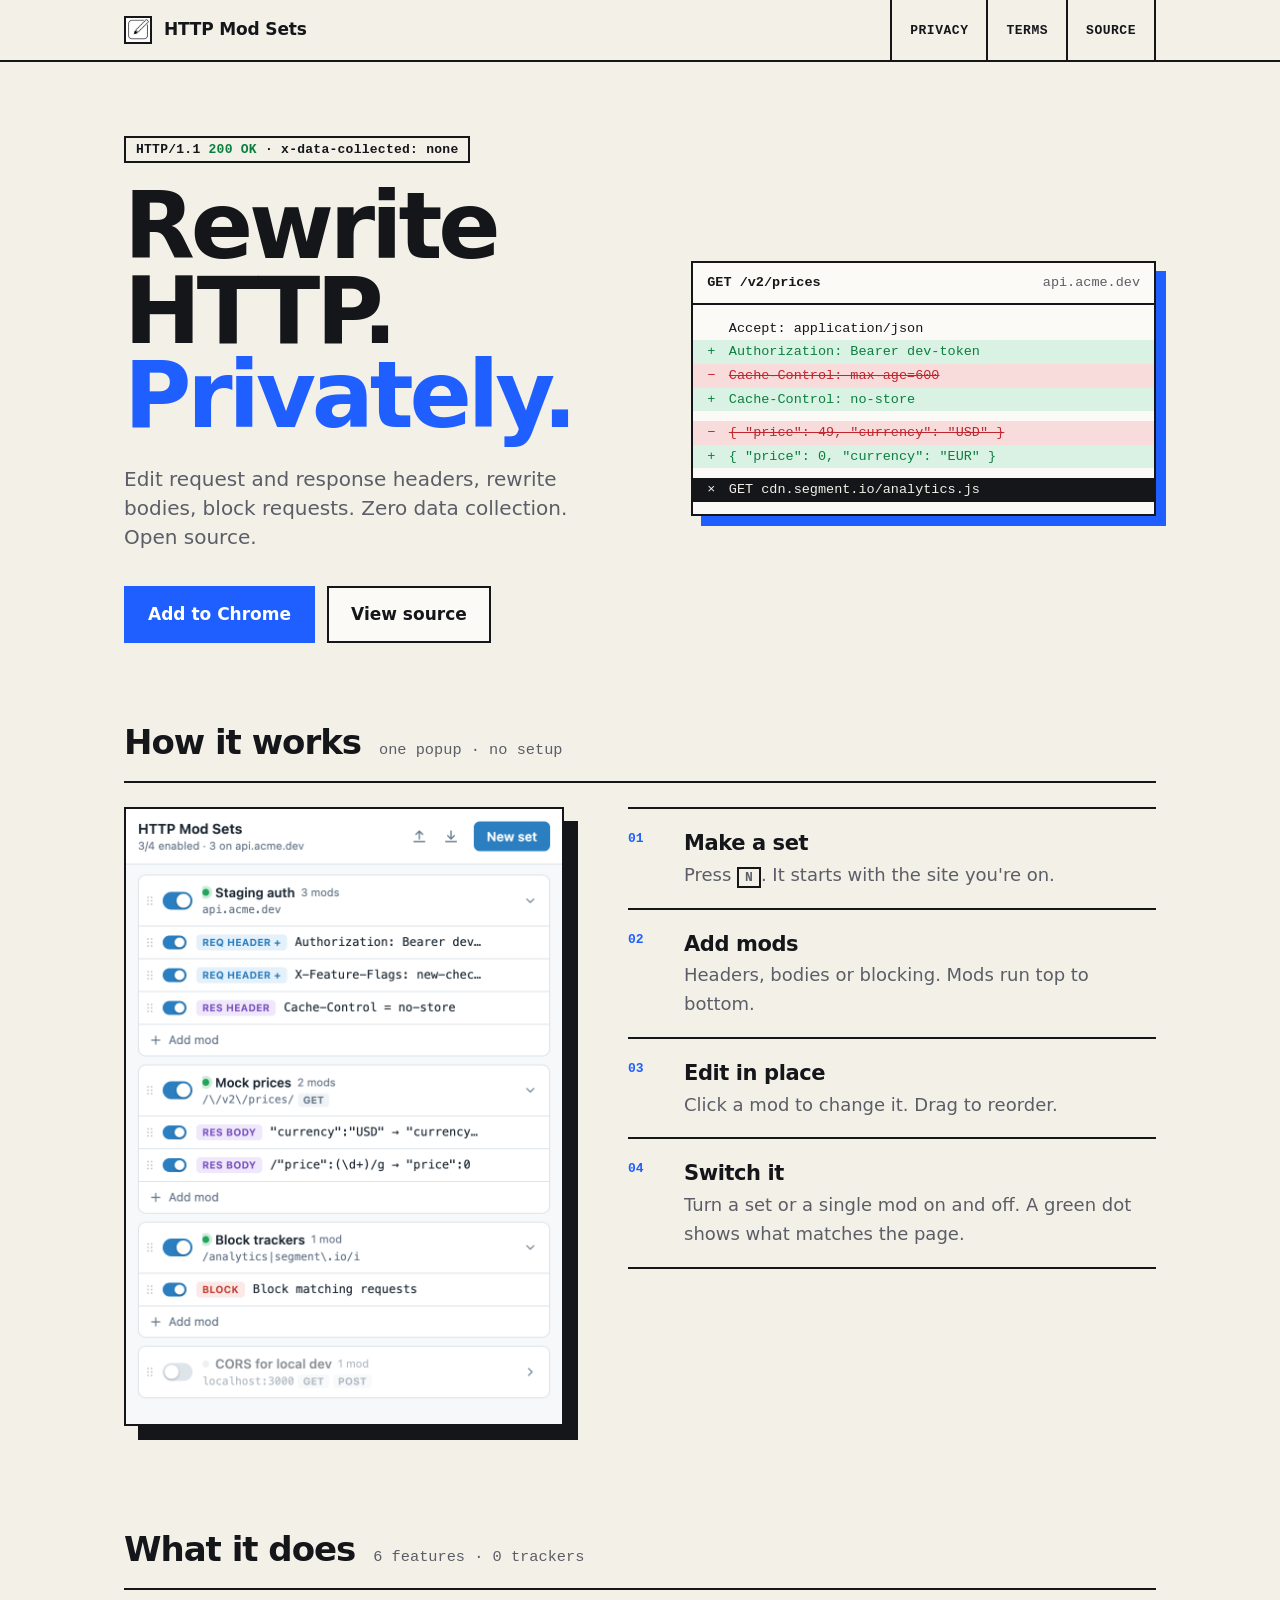
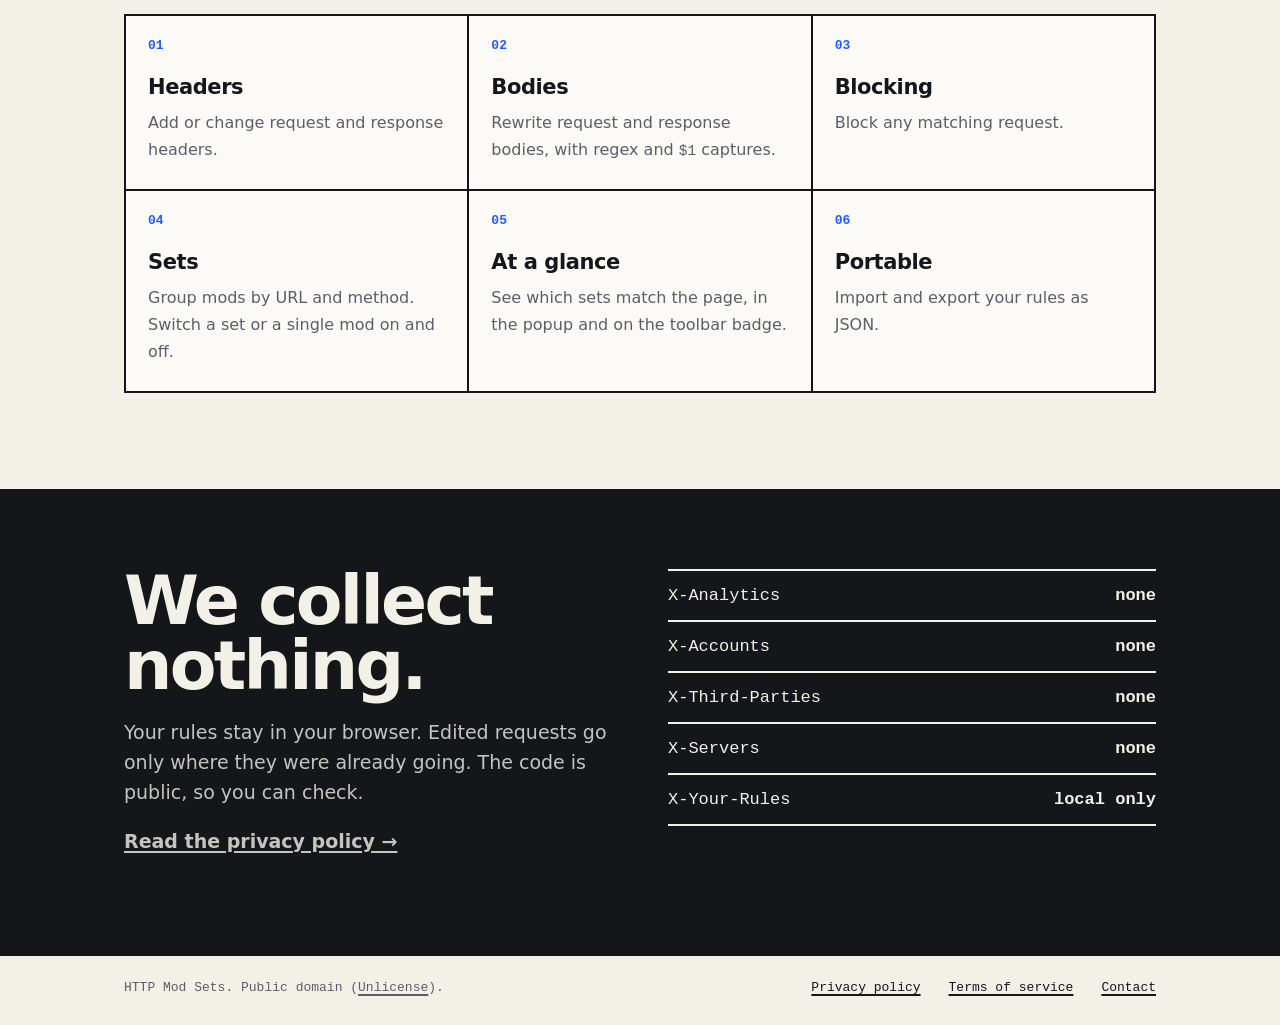
<file: docs/index.html>
<!doctype html>
<html lang="en">
  <head>
    <meta charset="utf-8" />
    <meta name="viewport" content="width=device-width, initial-scale=1" />
    <title>HTTP Mod Sets: rewrite HTTP, privately</title>
    <meta name="description" content="Browser extension to edit request and response headers, rewrite bodies and block requests. Zero data collection. Open source." />
    <link rel="icon" href="assets/icon.png" />
    <link rel="stylesheet" href="assets/style.css" />
  </head>
  <body>
    <header class="site">
      <div class="wrap">
        <a class="brand" href=""><img src="assets/icon.png" alt="" /> HTTP Mod Sets</a>
        <nav>
          <a href="privacy/">Privacy</a>
          <a href="terms/">Terms</a>
          <a href="https://github.com/omrilotan/http-mod-sets">Source</a>
        </nav>
      </div>
    </header>
    <main>
      <section class="wrap hero">
        <div>
          <p class="status">HTTP/1.1 <b>200 OK</b> · x-data-collected: none</p>
          <h1>Rewrite HTTP.<br /><em>Privately.</em></h1>
          <p class="sub">Edit request and response headers, rewrite bodies, block requests. Zero data collection. Open source.</p>
          <div class="actions">
            <a class="button primary" href="https://chromewebstore.google.com/detail/lnndbbenkigkalnhdfbmlmjgifjjbdai">Add to Chrome</a>
            <a class="button" href="https://github.com/omrilotan/http-mod-sets">View source</a>
          </div>
        </div>
        <figure class="exchange" aria-label="Example: a request and response rewritten by HTTP Mod Sets">
          <div class="bar"><span>GET /v2/prices</span><span>api.acme.dev</span></div>
          <pre><span class="line ctx">Accept: application/json</span><span class="line add">Authorization: Bearer dev-token</span><span class="line del">Cache-Control: max-age=600</span><span class="line add">Cache-Control: no-store</span><span class="line gap"></span><span class="line del">{ "price": 49, "currency": "USD" }</span><span class="line add">{ "price": 0, "currency": "EUR" }</span><span class="line gap"></span><span class="line blk">GET cdn.segment.io/analytics.js</span></pre>
        </figure>
      </section>

      <div class="wrap">
        <div class="section-head">
          <h2>How it works</h2>
          <span class="mono">one popup · no setup</span>
        </div>
        <div class="tour">
          <figure class="shot">
            <img src="assets/popup.png" width="880" height="1240" alt="The HTTP Mod Sets popup with three enabled sets" />
          </figure>
          <ol class="steps">
            <li><div><strong>Make a set</strong><span>Press <kbd>N</kbd>. It starts with the site you're on.</span></div></li>
            <li><div><strong>Add mods</strong><span>Headers, bodies or blocking. Mods run top to bottom.</span></div></li>
            <li><div><strong>Edit in place</strong><span>Click a mod to change it. Drag to reorder.</span></div></li>
            <li><div><strong>Switch it</strong><span>Turn a set or a single mod on and off. A green dot shows what matches the page.</span></div></li>
          </ol>
        </div>

        <div class="section-head">
          <h2>What it does</h2>
          <span class="mono">6 features · 0 trackers</span>
        </div>
        <ul class="features">
          <li><span class="num">01</span><strong>Headers</strong><span>Add or change request and response headers.</span></li>
          <li><span class="num">02</span><strong>Bodies</strong><span>Rewrite request and response bodies, with regex and <code>$1</code> captures.</span></li>
          <li><span class="num">03</span><strong>Blocking</strong><span>Block any matching request.</span></li>
          <li><span class="num">04</span><strong>Sets</strong><span>Group mods by URL and method. Switch a set or a single mod on and off.</span></li>
          <li><span class="num">05</span><strong>At a glance</strong><span>See which sets match the page, in the popup and on the toolbar badge.</span></li>
          <li><span class="num">06</span><strong>Portable</strong><span>Import and export your rules as JSON.</span></li>
        </ul>
      </div>

      <section class="private">
        <div class="wrap">
          <div>
            <h2>We collect<br />nothing.</h2>
            <p>Your rules stay in your browser. Edited requests go only where they were already going. The code is public, so you can check.</p>
            <p><a href="privacy/">Read the privacy policy →</a></p>
          </div>
          <ul class="headers" aria-label="What the extension collects">
            <li><span>X-Analytics</span><span>none</span></li>
            <li><span>X-Accounts</span><span>none</span></li>
            <li><span>X-Third-Parties</span><span>none</span></li>
            <li><span>X-Servers</span><span>none</span></li>
            <li><span>X-Your-Rules</span><span>local only</span></li>
          </ul>
        </div>
      </section>
    </main>
    <footer class="site">
      <div class="wrap">
        <span>HTTP Mod Sets. Public domain (<a href="https://github.com/omrilotan/http-mod-sets/blob/main/LICENSE">Unlicense</a>).</span>
        <a href="privacy/">Privacy policy</a>
        <a href="terms/">Terms of service</a>
        <a href="https://github.com/omrilotan/http-mod-sets/issues">Contact</a>
      </div>
    </footer>
  </body>
</html>
</file>
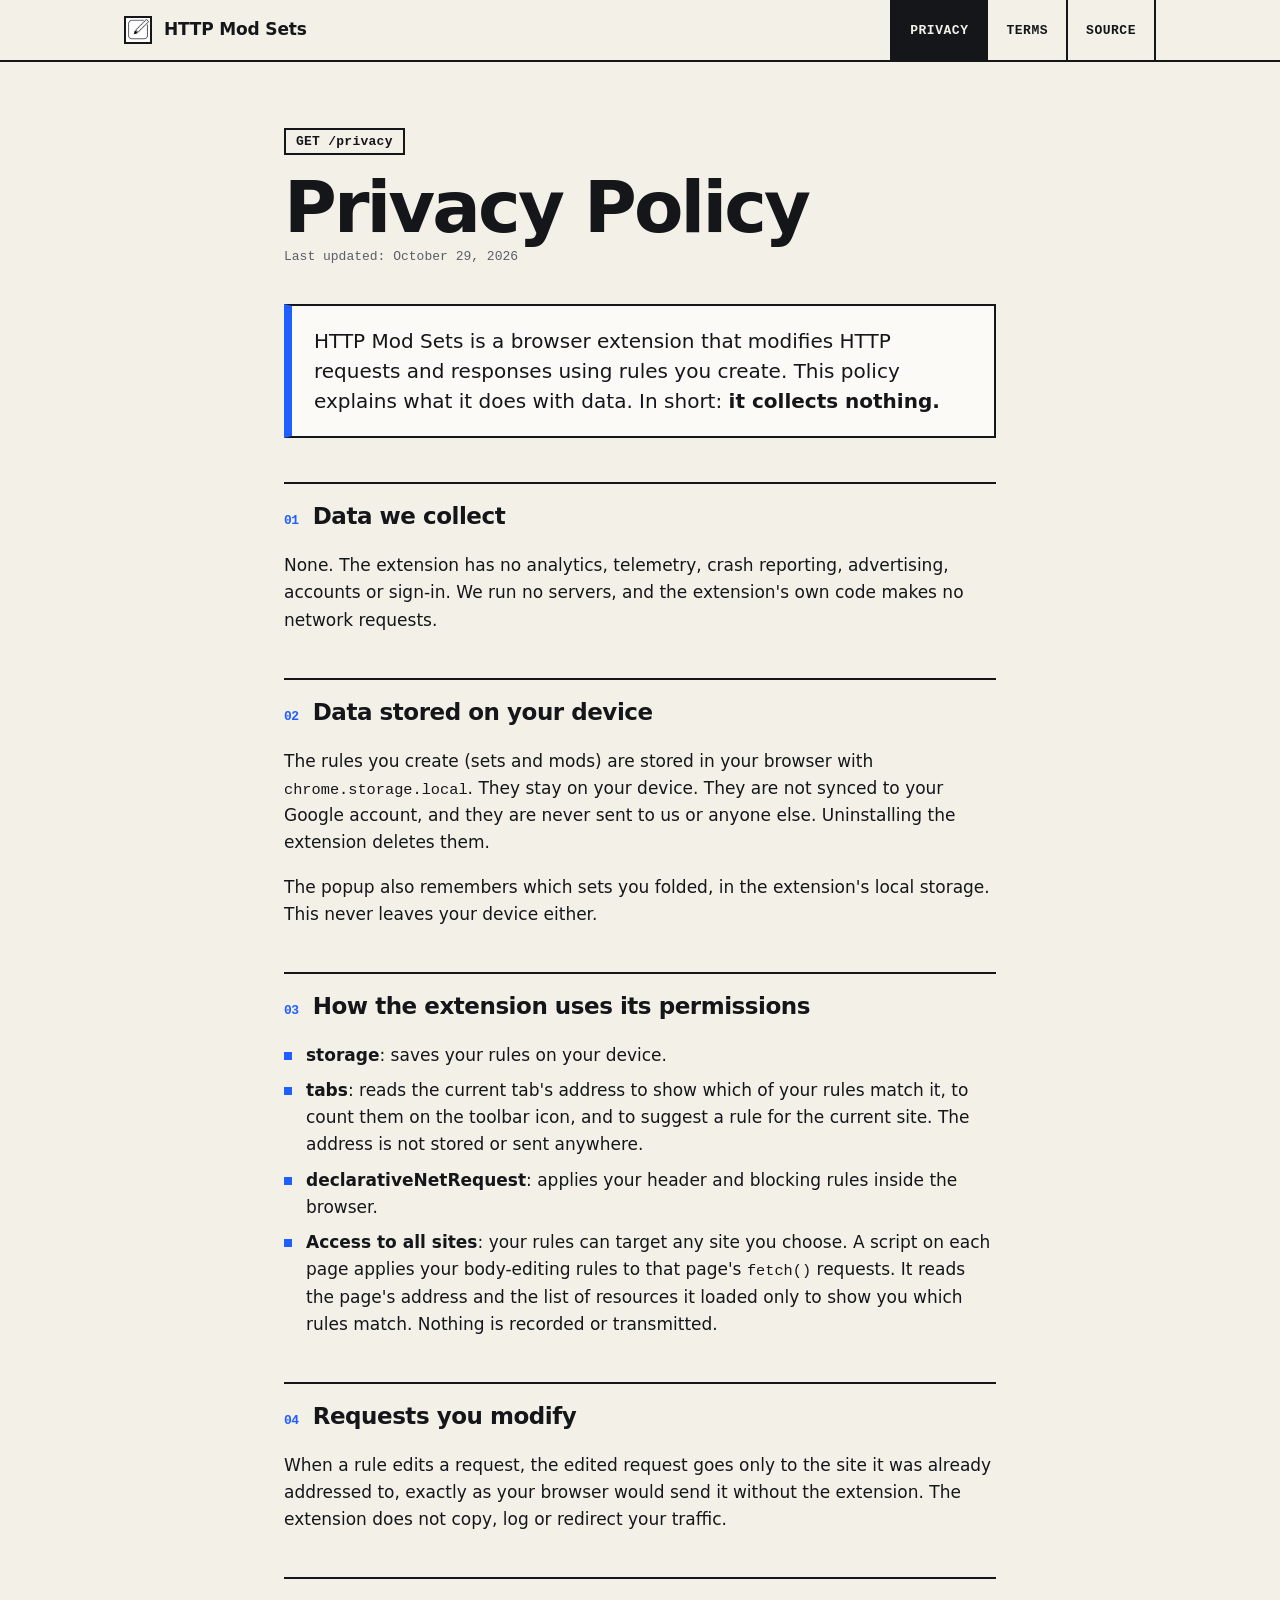
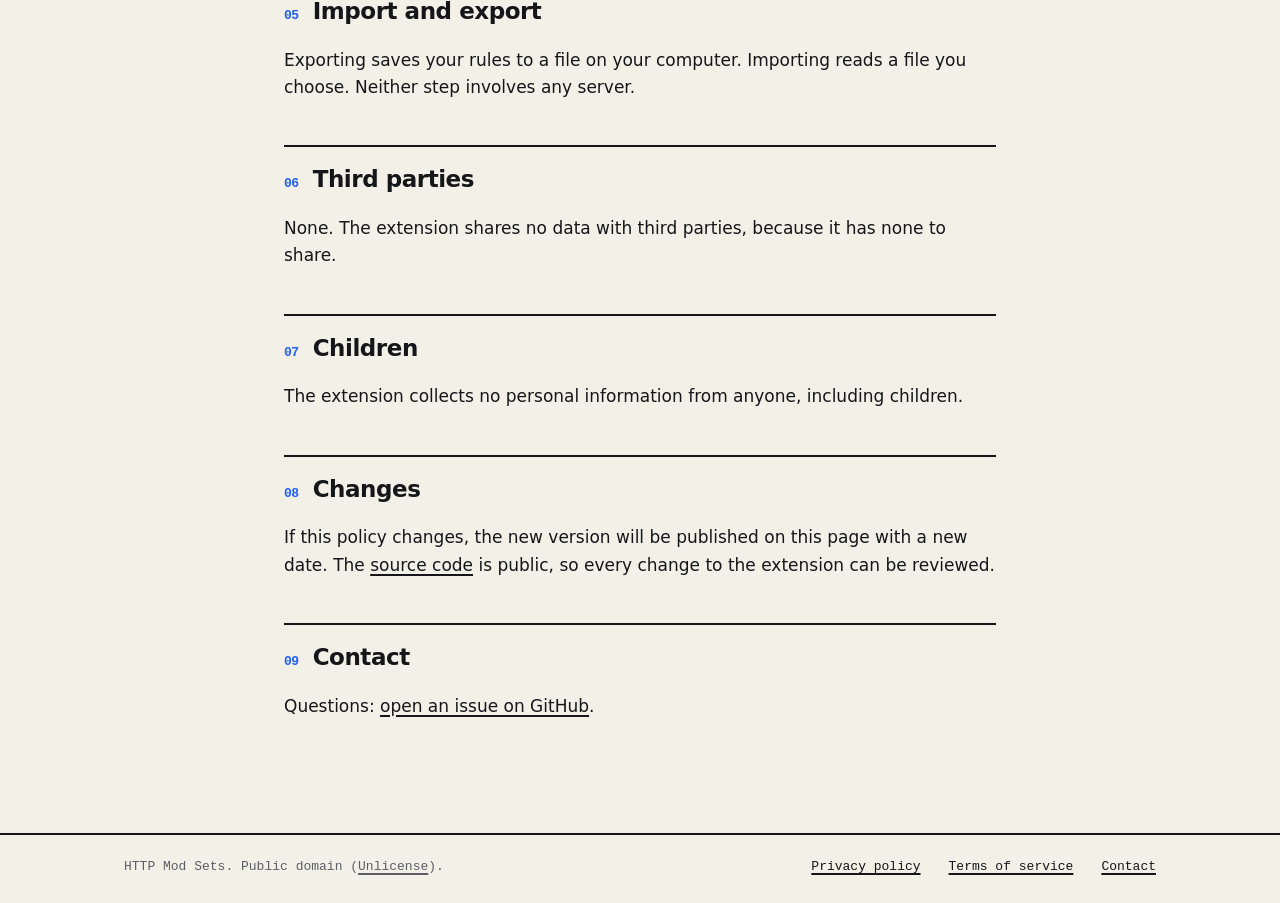
<file: docs/privacy/index.html>
<!doctype html>
<html lang="en">
  <head>
    <meta charset="utf-8" />
    <meta name="viewport" content="width=device-width, initial-scale=1" />
    <title>Privacy Policy · HTTP Mod Sets</title>
    <meta name="description" content="HTTP Mod Sets collects no data. This policy explains what the extension stores on your device and how it uses its permissions." />
    <link rel="icon" href="../assets/icon.png" />
    <link rel="stylesheet" href="../assets/style.css" />
  </head>
  <body>
    <header class="site">
      <div class="wrap">
        <a class="brand" href="../"><img src="../assets/icon.png" alt="" /> HTTP Mod Sets</a>
        <nav>
          <a href="../privacy/" aria-current="page">Privacy</a>
          <a href="../terms/">Terms</a>
          <a href="https://github.com/omrilotan/http-mod-sets">Source</a>
        </nav>
      </div>
    </header>
    <main class="wrap doc">
      <p class="status">GET /privacy</p>
      <h1>Privacy Policy</h1>
      <p class="updated">Last updated: October 29, 2026</p>

      <p class="lead">HTTP Mod Sets is a browser extension that modifies HTTP requests and responses using rules you create. This policy explains what it does with data. In short: <strong>it collects nothing.</strong></p>

      <h2>Data we collect</h2>
      <p>None. The extension has no analytics, telemetry, crash reporting, advertising, accounts or sign-in. We run no servers, and the extension's own code makes no network requests.</p>

      <h2>Data stored on your device</h2>
      <p>The rules you create (sets and mods) are stored in your browser with <code>chrome.storage.local</code>. They stay on your device. They are not synced to your Google account, and they are never sent to us or anyone else. Uninstalling the extension deletes them.</p>
      <p>The popup also remembers which sets you folded, in the extension's local storage. This never leaves your device either.</p>

      <h2>How the extension uses its permissions</h2>
      <ul>
        <li><strong>storage</strong>: saves your rules on your device.</li>
        <li><strong>tabs</strong>: reads the current tab's address to show which of your rules match it, to count them on the toolbar icon, and to suggest a rule for the current site. The address is not stored or sent anywhere.</li>
        <li><strong>declarativeNetRequest</strong>: applies your header and blocking rules inside the browser.</li>
        <li><strong>Access to all sites</strong>: your rules can target any site you choose. A script on each page applies your body-editing rules to that page's <code>fetch()</code> requests. It reads the page's address and the list of resources it loaded only to show you which rules match. Nothing is recorded or transmitted.</li>
      </ul>

      <h2>Requests you modify</h2>
      <p>When a rule edits a request, the edited request goes only to the site it was already addressed to, exactly as your browser would send it without the extension. The extension does not copy, log or redirect your traffic.</p>

      <h2>Import and export</h2>
      <p>Exporting saves your rules to a file on your computer. Importing reads a file you choose. Neither step involves any server.</p>

      <h2>Third parties</h2>
      <p>None. The extension shares no data with third parties, because it has none to share.</p>

      <h2>Children</h2>
      <p>The extension collects no personal information from anyone, including children.</p>

      <h2>Changes</h2>
      <p>If this policy changes, the new version will be published on this page with a new date. The <a href="https://github.com/omrilotan/http-mod-sets">source code</a> is public, so every change to the extension can be reviewed.</p>

      <h2>Contact</h2>
      <p>Questions: <a href="https://github.com/omrilotan/http-mod-sets/issues">open an issue on GitHub</a>.</p>
    </main>
    <footer class="site">
      <div class="wrap">
        <span>HTTP Mod Sets. Public domain (<a href="https://github.com/omrilotan/http-mod-sets/blob/main/LICENSE">Unlicense</a>).</span>
        <a href="../privacy/">Privacy policy</a>
        <a href="../terms/">Terms of service</a>
        <a href="https://github.com/omrilotan/http-mod-sets/issues">Contact</a>
      </div>
    </footer>
  </body>
</html>
</file>
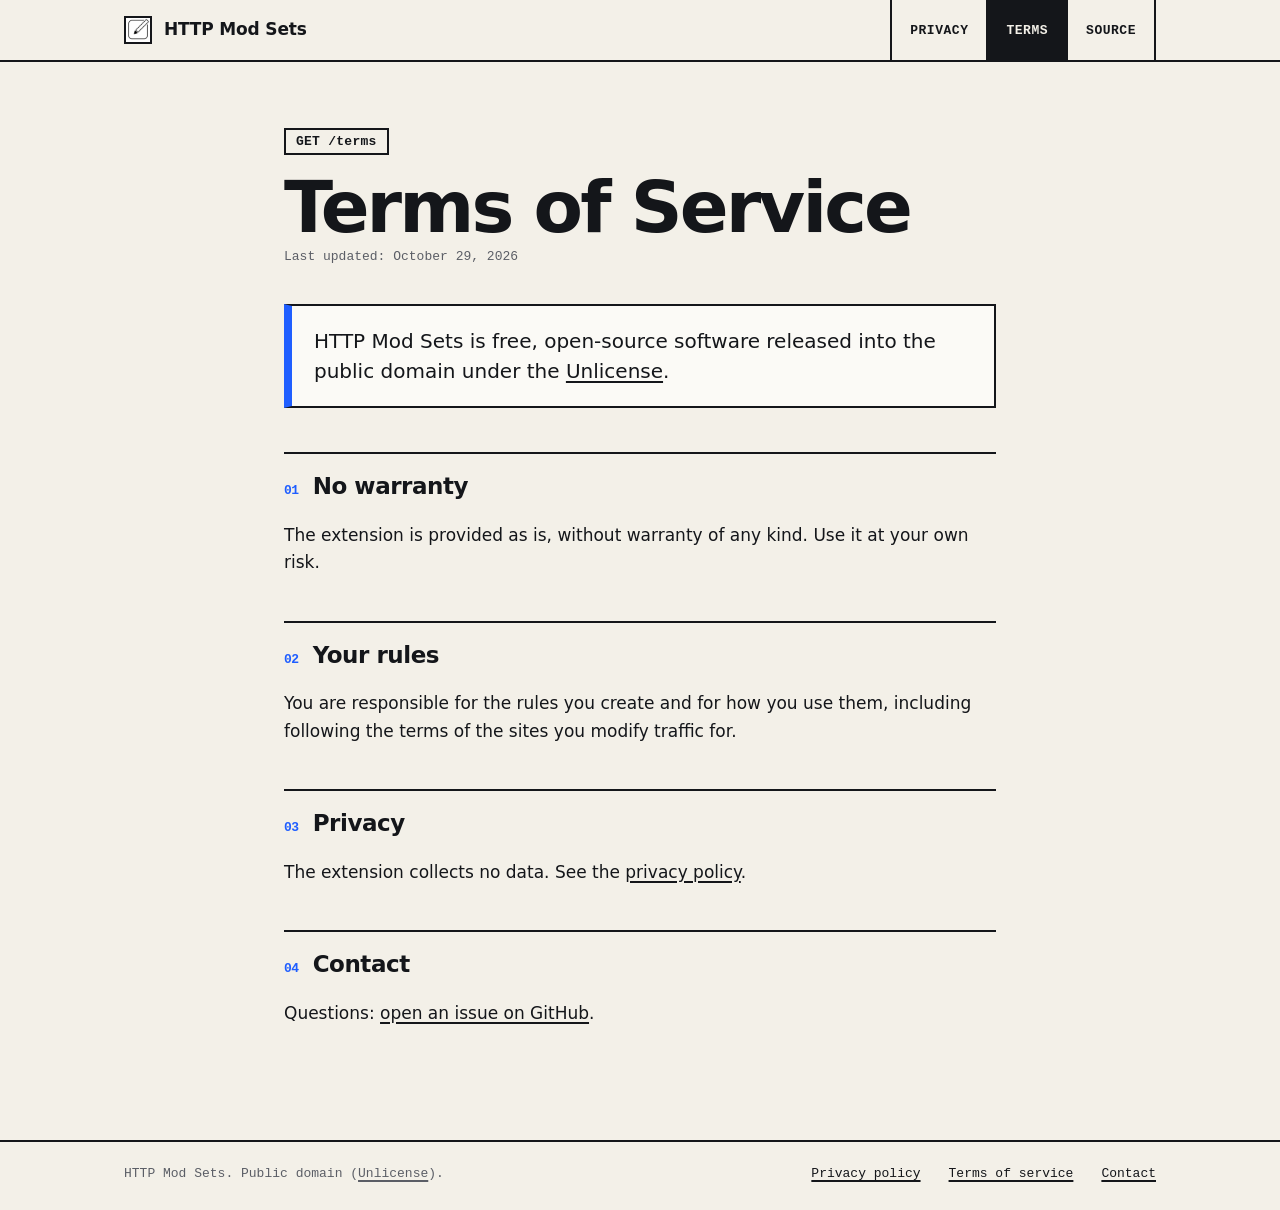
<file: docs/terms/index.html>
<!doctype html>
<html lang="en">
  <head>
    <meta charset="utf-8" />
    <meta name="viewport" content="width=device-width, initial-scale=1" />
    <title>Terms of Service · HTTP Mod Sets</title>
    <meta name="description" content="Terms of service for the HTTP Mod Sets browser extension." />
    <link rel="icon" href="../assets/icon.png" />
    <link rel="stylesheet" href="../assets/style.css" />
  </head>
  <body>
    <header class="site">
      <div class="wrap">
        <a class="brand" href="../"><img src="../assets/icon.png" alt="" /> HTTP Mod Sets</a>
        <nav>
          <a href="../privacy/">Privacy</a>
          <a href="../terms/" aria-current="page">Terms</a>
          <a href="https://github.com/omrilotan/http-mod-sets">Source</a>
        </nav>
      </div>
    </header>
    <main class="wrap doc">
      <p class="status">GET /terms</p>
      <h1>Terms of Service</h1>
      <p class="updated">Last updated: October 29, 2026</p>

      <p class="lead">HTTP Mod Sets is free, open-source software released into the public domain under the <a href="https://github.com/omrilotan/http-mod-sets/blob/main/LICENSE">Unlicense</a>.</p>

      <h2>No warranty</h2>
      <p>The extension is provided as is, without warranty of any kind. Use it at your own risk.</p>

      <h2>Your rules</h2>
      <p>You are responsible for the rules you create and for how you use them, including following the terms of the sites you modify traffic for.</p>

      <h2>Privacy</h2>
      <p>The extension collects no data. See the <a href="../privacy/">privacy policy</a>.</p>

      <h2>Contact</h2>
      <p>Questions: <a href="https://github.com/omrilotan/http-mod-sets/issues">open an issue on GitHub</a>.</p>
    </main>
    <footer class="site">
      <div class="wrap">
        <span>HTTP Mod Sets. Public domain (<a href="https://github.com/omrilotan/http-mod-sets/blob/main/LICENSE">Unlicense</a>).</span>
        <a href="../privacy/">Privacy policy</a>
        <a href="../terms/">Terms of service</a>
        <a href="https://github.com/omrilotan/http-mod-sets/issues">Contact</a>
      </div>
    </footer>
  </body>
</html>
</file>
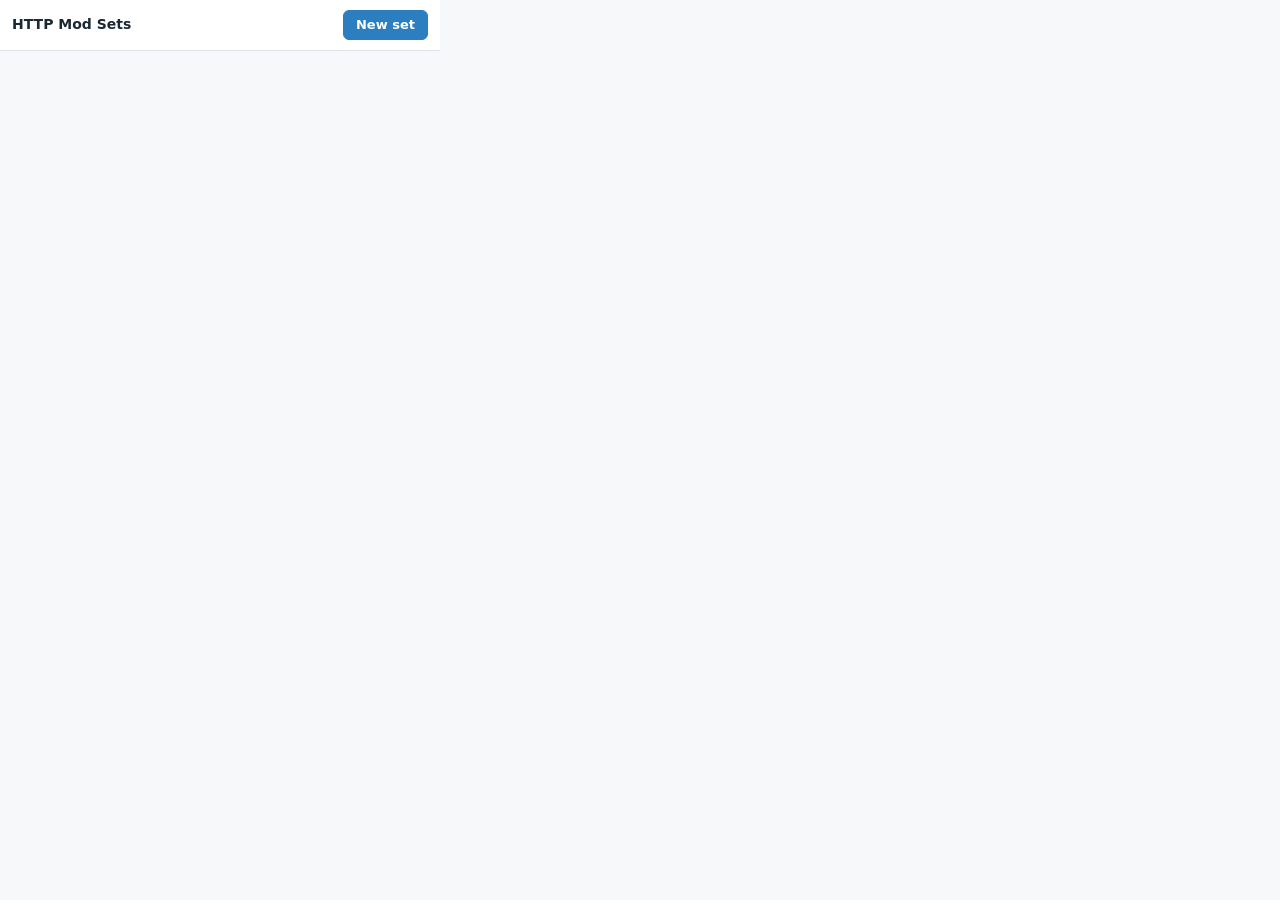
<file: popup.html>
<!doctype html>
<html lang="en">
  <head>
    <meta charset="utf-8" />
    <meta name="viewport" content="width=device-width, initial-scale=1" />
    <title>HTTP Mod Sets</title>
    <link rel="stylesheet" href="popup.css" />
  </head>
  <body>
    <header class="app-bar">
      <div class="app-title">
        <h1>HTTP Mod Sets</h1>
        <div id="pageSummary" class="app-subtitle"></div>
      </div>
      <div class="app-actions">
        <button id="importBtn" type="button" class="icon-btn" title="Import collection (JSON)" aria-label="Import collection"></button>
        <button id="exportBtn" type="button" class="icon-btn" title="Export collection (JSON)" aria-label="Export collection"></button>
        <button id="newSetBtn" type="button" class="btn primary" title="New set for this site (N)">New set</button>
      </div>
      <input id="importFileInput" type="file" accept="application/json,.json" hidden />
    </header>

    <div id="importBanner" class="banner" hidden></div>

    <div id="searchWrap" class="search-wrap" hidden>
      <input id="searchInput" type="search" placeholder="Filter sets…" aria-label="Filter sets" />
    </div>

    <main id="setsContainer"></main>

    <div id="toast" class="toast" role="status" aria-live="polite" hidden></div>

    <script src="core.js"></script>
    <script src="popup.js"></script>
  </body>
</html>
</file>
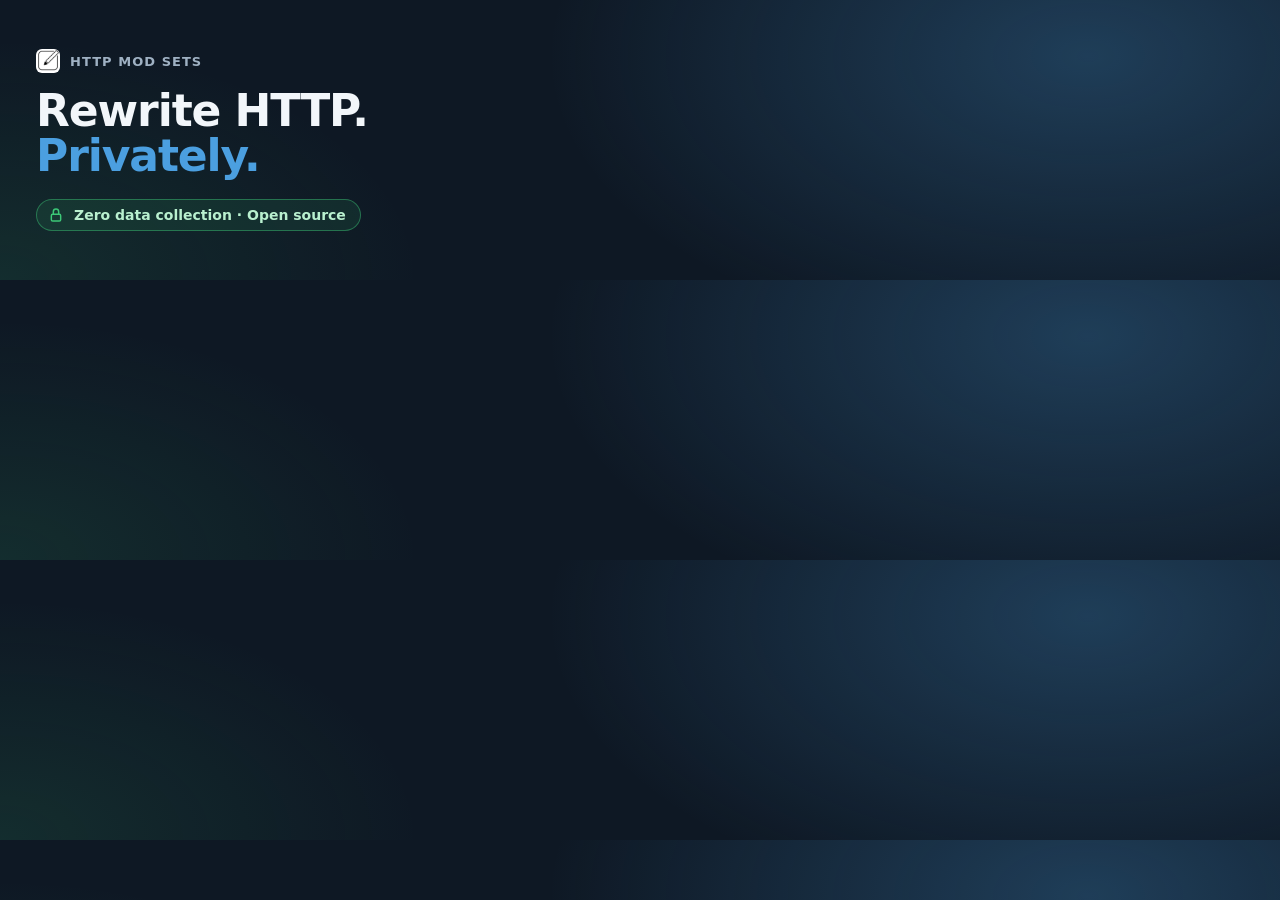
<file: store/src/promo-small-440x280.html>
<!doctype html>
<html lang="en">
  <head>
    <meta charset="utf-8" />
    <link rel="stylesheet" href="frame.css" />
    <style>
      body { width: 440px; height: 280px; }
      .canvas { height: 280px; padding: 0 36px; }
      .eyebrow { font-size: 13px; }
      .eyebrow img { width: 24px; height: 24px; }
      h1 { margin: 12px 0 0; font-size: 44px; }
      .private { margin-top: 20px; font-size: 14px; padding: 7px 14px 7px 11px; }
      .private svg { width: 16px; height: 16px; }
    </style>
  </head>
  <body>
    <div class="canvas">
      <div class="copy">
        <div class="eyebrow"><img src="../../icons/icon-128.png" alt="" /> HTTP Mod Sets</div>
        <h1>Rewrite HTTP.<br /><em>Privately.</em></h1>
        <div class="private"><svg viewBox="0 0 24 24" aria-hidden="true"><rect x="5" y="11" width="14" height="10" rx="2" /><path d="M8 11V7a4 4 0 0 1 8 0v4" /></svg> Zero data collection · Open source</div>
      </div>
    </div>
  </body>
</html>
</file>
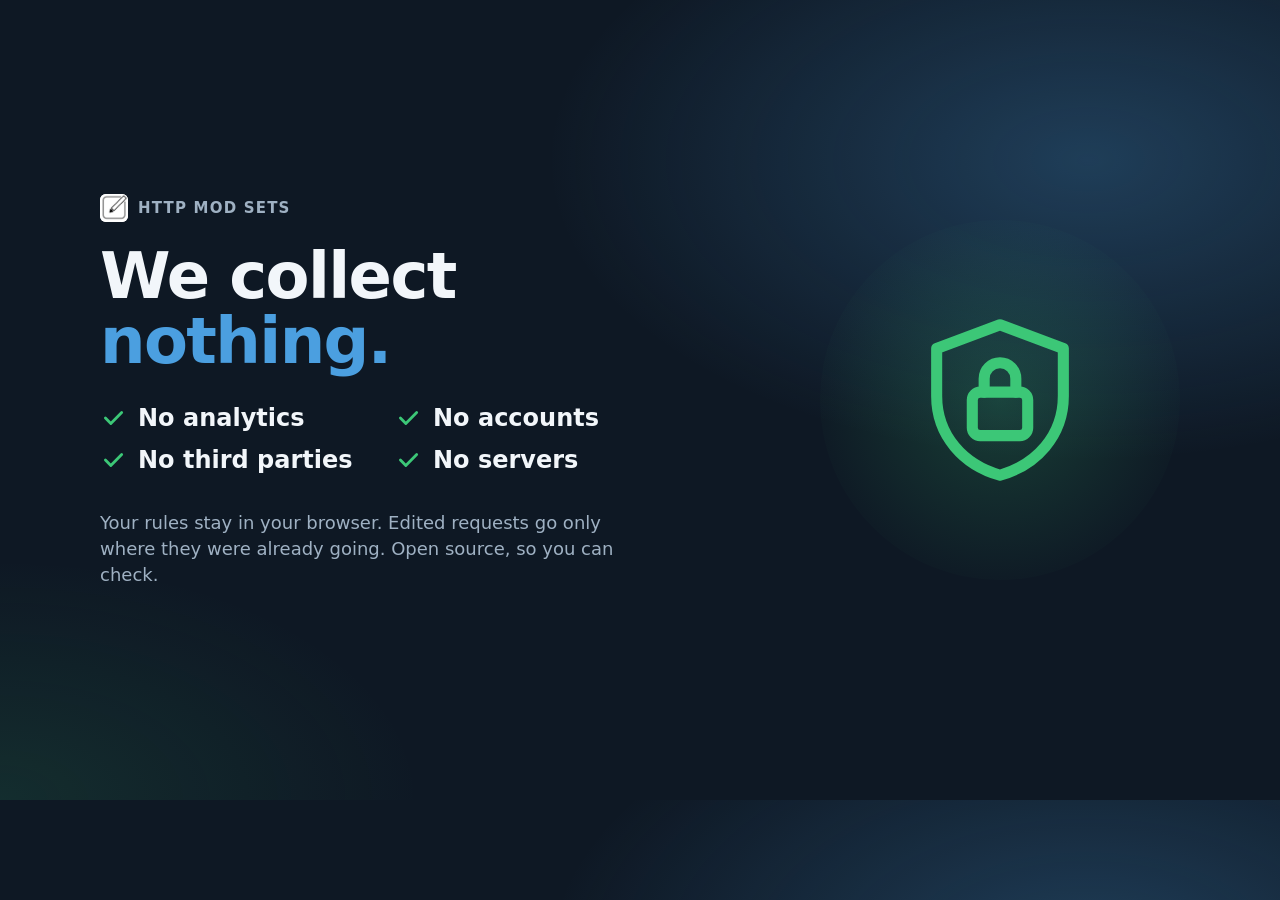
<file: store/src/shot-3-privacy.html>
<!doctype html>
<html lang="en">
  <head>
    <meta charset="utf-8" />
    <link rel="stylesheet" href="frame.css" />
    <style>
      body { width: 1280px; height: 800px; }
      .canvas { height: 800px; padding: 0 100px; gap: 90px; }
      .shield { flex-shrink: 0; width: 360px; height: 360px; display: grid; place-items: center; border-radius: 50%;
        background: radial-gradient(circle, rgba(60, 199, 119, 0.22), rgba(60, 199, 119, 0.02) 70%); }
      .shield svg { width: 190px; height: 190px; fill: none; stroke: var(--ok); stroke-width: 1.4; stroke-linecap: round; stroke-linejoin: round; }
      ul { list-style: none; margin: 30px 0 0; padding: 0; display: grid; grid-template-columns: 1fr 1fr; gap: 14px 30px; max-width: 560px; }
      li { display: flex; align-items: center; gap: 12px; font-size: 24px; font-weight: 600; }
      li svg { width: 26px; height: 26px; fill: none; stroke: var(--ok); stroke-width: 2.6; stroke-linecap: round; stroke-linejoin: round; }
      .note { margin-top: 36px; font-size: 18px; color: var(--muted); max-width: 560px; line-height: 1.45; }
    </style>
  </head>
  <body>
    <div class="canvas">
      <div class="copy">
        <div class="eyebrow"><img src="../../icons/icon-128.png" alt="" /> HTTP Mod Sets</div>
        <h1>We collect<br /><em>nothing.</em></h1>
        <ul>
          <li><svg viewBox="0 0 24 24"><path d="M5 12l5 5L20 7" /></svg>No analytics</li>
          <li><svg viewBox="0 0 24 24"><path d="M5 12l5 5L20 7" /></svg>No accounts</li>
          <li><svg viewBox="0 0 24 24"><path d="M5 12l5 5L20 7" /></svg>No third parties</li>
          <li><svg viewBox="0 0 24 24"><path d="M5 12l5 5L20 7" /></svg>No servers</li>
        </ul>
        <p class="note">Your rules stay in your browser. Edited requests go only where they were already going. Open source, so you can check.</p>
      </div>
      <div class="shield">
        <svg viewBox="0 0 24 24" aria-hidden="true"><path d="M12 2.5l8 3v6c0 5-3.4 8.7-8 10-4.6-1.3-8-5-8-10v-6l8-3z" /><rect x="8.5" y="11" width="7" height="5.5" rx="1" /><path d="M10 11V9.3a2 2 0 0 1 4 0V11" /></svg>
      </div>
    </div>
  </body>
</html>
</file>
<file: docs/assets/style.css>
/* Flat by design: no rounded corners, no blurred shadows, no gradients. System fonts only, so the site loads nothing from third parties. */

:root {
  color-scheme: light dark;
  --paper: #f3f0e8;
  --surface: #fbfaf6;
  --ink: #14161a;
  --muted: #5b5e66;
  --rule: #14161a;
  --hairline: #cfcabd;
  --accent: #1f5eff;
  --accent-ink: #ffffff;
  --add: #0a7f3f;
  --add-bg: #d9f2e3;
  --del: #c0262d;
  --del-bg: #f8dcdc;
  --block: #14161a;
  --block-ink: #f3f0e8;
  --mono: ui-monospace, "SF Mono", "JetBrains Mono", Menlo, Consolas, monospace;
  --sans: system-ui, -apple-system, "Segoe UI", sans-serif;
}

@media (prefers-color-scheme: dark) {
  :root {
    --paper: #101215;
    --surface: #171a1f;
    --ink: #eeeae0;
    --muted: #9a9ca3;
    --rule: #eeeae0;
    --hairline: #2c3038;
    --accent: #6f95ff;
    --accent-ink: #0b0d10;
    --add: #4fd18a;
    --add-bg: #11301f;
    --del: #ff7a7f;
    --del-bg: #3a1618;
    --block: #eeeae0;
    --block-ink: #101215;
  }
}

* {
  box-sizing: border-box;
  border-radius: 0;
}

html {
  background: var(--paper);
}

body {
  margin: 0;
  font: 17px/1.6 var(--sans);
  background: var(--paper);
  color: var(--ink);
  -webkit-font-smoothing: antialiased;
}

::selection {
  background: var(--accent);
  color: var(--accent-ink);
}

a {
  color: inherit;
  text-decoration-thickness: 2px;
  text-underline-offset: 3px;
}

a:hover {
  color: var(--accent);
}

a:focus-visible,
.button:focus-visible {
  outline: 3px solid var(--accent);
  outline-offset: 2px;
}

code,
.mono {
  font-family: var(--mono);
  font-size: 0.9em;
}

.wrap {
  max-width: 1080px;
  margin: 0 auto;
  padding: 0 24px;
}

/* ---------- header & footer ---------- */

header.site {
  border-bottom: 2px solid var(--rule);
}

header.site .wrap {
  display: flex;
  align-items: stretch;
  height: 60px;
}

.brand {
  display: flex;
  align-items: center;
  gap: 12px;
  margin-right: auto;
  font-weight: 750;
  letter-spacing: -0.01em;
  text-decoration: none;
}

.brand img {
  width: 28px;
  height: 28px;
  background: #fff;
  border: 2px solid var(--rule);
}

nav {
  display: flex;
}

nav a {
  display: flex;
  align-items: center;
  padding: 0 18px;
  border-left: 2px solid var(--rule);
  font: 600 13px var(--mono);
  letter-spacing: 0.04em;
  text-transform: uppercase;
  text-decoration: none;
}

nav a:last-child {
  border-right: 2px solid var(--rule);
}

nav a:hover,
nav a[aria-current] {
  background: var(--ink);
  color: var(--paper);
}

footer.site {
  border-top: 2px solid var(--rule);
  font: 13px/1.5 var(--mono);
}

footer.site .wrap {
  display: flex;
  flex-wrap: wrap;
  gap: 8px 28px;
  padding-top: 22px;
  padding-bottom: 28px;
}

footer.site span {
  margin-right: auto;
  color: var(--muted);
}

/* ---------- hero ---------- */

.hero {
  display: grid;
  grid-template-columns: minmax(0, 1.1fr) minmax(0, 1fr);
  gap: 56px;
  align-items: center;
  padding-top: 72px;
  padding-bottom: 72px;
}

.status {
  display: inline-block;
  margin: 0 0 22px;
  padding: 4px 10px;
  border: 2px solid var(--rule);
  font: 600 13px var(--mono);
  letter-spacing: 0.02em;
}

.status b {
  color: var(--add);
}

.hero h1 {
  margin: 0;
  font-size: clamp(48px, 8vw, 92px);
  line-height: 0.92;
  font-weight: 850;
  letter-spacing: -0.045em;
}

.hero h1 em {
  font-style: normal;
  color: var(--accent);
}

.hero .sub {
  margin: 26px 0 0;
  max-width: 470px;
  font-size: 20px;
  line-height: 1.45;
  color: var(--muted);
}

.actions {
  display: flex;
  flex-wrap: wrap;
  gap: 12px;
  margin-top: 34px;
}

.button {
  display: inline-flex;
  align-items: center;
  gap: 10px;
  padding: 13px 22px;
  border: 2px solid var(--rule);
  background: var(--surface);
  font-weight: 700;
  text-decoration: none;
  transition: transform 0.08s, box-shadow 0.08s;
}

.button.primary {
  background: var(--accent);
  border-color: var(--accent);
  color: var(--accent-ink);
}

.button:hover {
  color: inherit;
  transform: translate(-3px, -3px);
  box-shadow: 3px 3px 0 var(--rule);
}

.button.primary:hover {
  color: var(--accent-ink);
}

/* An HTTP exchange shown as a diff: the extension's whole idea in one card. */
.exchange {
  margin: 0;
  border: 2px solid var(--rule);
  background: var(--surface);
  box-shadow: 10px 10px 0 var(--accent);
  font: 13.5px/1.75 var(--mono);
}

.exchange .bar {
  display: flex;
  justify-content: space-between;
  padding: 8px 14px;
  border-bottom: 2px solid var(--rule);
  font-weight: 700;
}

.exchange .bar span:last-child {
  color: var(--muted);
  font-weight: 400;
}

.exchange pre {
  margin: 0;
  padding: 12px 0;
  font: inherit;
  white-space: pre;
  overflow-x: auto;
}

.exchange .line {
  display: block;
  padding: 0 14px;
}

.exchange .line::before {
  display: inline-block;
  width: 1.6em;
  color: var(--muted);
}

.exchange .ctx::before {
  content: " ";
}

.exchange .add {
  background: var(--add-bg);
  color: var(--add);
}

.exchange .add::before {
  content: "+";
  color: var(--add);
}

.exchange .del {
  background: var(--del-bg);
  color: var(--del);
  text-decoration: line-through;
  text-decoration-thickness: 1px;
}

.exchange .del::before {
  content: "−";
  color: var(--del);
}

.exchange .blk {
  background: var(--block);
  color: var(--block-ink);
}

.exchange .blk::before {
  content: "×";
  color: var(--block-ink);
}

.exchange .gap {
  height: 10px;
}

/* ---------- the popup ---------- */

.tour {
  display: grid;
  grid-template-columns: 440px minmax(0, 1fr);
  gap: 64px;
  align-items: start;
  margin: 0 0 96px;
}

.shot {
  margin: 0;
  border: 2px solid var(--rule);
  box-shadow: 14px 14px 0 var(--ink);
}

.shot img {
  display: block;
  width: 100%;
  height: auto;
}

.steps {
  margin: 0;
  padding: 0;
  list-style: none;
  border-top: 2px solid var(--rule);
  counter-reset: step;
}

.steps li {
  display: grid;
  grid-template-columns: 56px minmax(0, 1fr);
  padding: 18px 0;
  border-bottom: 2px solid var(--rule);
  font-size: 18px;
}

.steps li::before {
  counter-increment: step;
  content: counter(step, decimal-leading-zero);
  font: 700 13px/1.9 var(--mono);
  color: var(--accent);
}

.steps strong {
  display: block;
  font-size: 21px;
  letter-spacing: -0.02em;
}

.steps span {
  color: var(--muted);
}

.steps kbd {
  padding: 1px 6px;
  border: 2px solid var(--rule);
  font: 700 13px var(--mono);
}

/* ---------- sections ---------- */

.section-head {
  display: flex;
  align-items: baseline;
  gap: 18px;
  margin: 0 0 24px;
  padding-bottom: 12px;
  border-bottom: 2px solid var(--rule);
}

.section-head h2 {
  margin: 0;
  white-space: nowrap;
  font-size: 34px;
  letter-spacing: -0.03em;
}

.section-head .mono {
  color: var(--muted);
}

.features {
  display: grid;
  grid-template-columns: repeat(3, 1fr);
  margin: 0 0 96px;
  padding: 0;
  list-style: none;
  border-top: 2px solid var(--rule);
  border-left: 2px solid var(--rule);
}

.features li {
  padding: 22px 22px 26px;
  border-right: 2px solid var(--rule);
  border-bottom: 2px solid var(--rule);
  background: var(--surface);
}

.features .num {
  display: block;
  margin-bottom: 18px;
  font: 700 13px var(--mono);
  color: var(--accent);
}

.features strong {
  display: block;
  margin-bottom: 4px;
  font-size: 21px;
  letter-spacing: -0.02em;
}

.features span:last-child {
  color: var(--muted);
  font-size: 16px;
}

/* Privacy as a response: every collection header answers "none". */
.private {
  background: var(--block);
  color: var(--block-ink);
}

.private .wrap {
  display: grid;
  grid-template-columns: minmax(0, 1fr) minmax(0, 1fr);
  gap: 56px;
  padding-top: 80px;
  padding-bottom: 80px;
}

.private h2 {
  margin: 0 0 18px;
  font-size: clamp(40px, 6vw, 68px);
  line-height: 0.95;
  letter-spacing: -0.04em;
}

.private p {
  margin: 0 0 18px;
  font-size: 19px;
  opacity: 0.8;
}

.private a {
  font-weight: 700;
}

.private a:hover {
  color: inherit;
  opacity: 0.7;
}

.headers {
  margin: 0;
  padding: 0;
  border-top: 2px solid currentColor;
  list-style: none;
  font: 17px/1 var(--mono);
}

.headers li {
  display: flex;
  justify-content: space-between;
  padding: 16px 0;
  border-bottom: 2px solid currentColor;
}

.headers li span:last-child {
  font-weight: 700;
}

/* ---------- documents ---------- */

.doc {
  max-width: 760px;
  padding-top: 64px;
  padding-bottom: 96px;
}

.doc .status {
  margin-bottom: 18px;
}

.doc h1 {
  margin: 0 0 8px;
  font-size: clamp(44px, 7vw, 72px);
  line-height: 0.95;
  letter-spacing: -0.04em;
}

.updated {
  margin: 0 0 40px;
  font: 13px var(--mono);
  color: var(--muted);
}

.lead {
  margin: 0 0 8px;
  padding: 20px 22px;
  border: 2px solid var(--rule);
  border-left-width: 8px;
  border-left-color: var(--accent);
  background: var(--surface);
  font-size: 20px;
  line-height: 1.5;
}

.doc {
  counter-reset: section;
}

.doc h2 {
  display: flex;
  align-items: baseline;
  gap: 14px;
  margin: 44px 0 10px;
  padding-top: 14px;
  border-top: 2px solid var(--rule);
  font-size: 23px;
  letter-spacing: -0.02em;
}

.doc h2::before {
  counter-increment: section;
  content: counter(section, decimal-leading-zero);
  font: 700 13px var(--mono);
  color: var(--accent);
}

.doc ul {
  padding-left: 0;
  list-style: none;
}

.doc li {
  position: relative;
  padding-left: 22px;
  margin-bottom: 8px;
}

.doc li::before {
  content: "";
  position: absolute;
  left: 0;
  top: 0.62em;
  width: 8px;
  height: 8px;
  background: var(--accent);
}

/* ---------- small screens ---------- */

@media (max-width: 820px) {
  .hero,
  .private .wrap {
    grid-template-columns: minmax(0, 1fr);
    gap: 40px;
  }

  .hero {
    padding-top: 48px;
  }

  .features,
  .tour {
    grid-template-columns: minmax(0, 1fr);
  }

  .tour {
    gap: 40px;
  }

  .exchange {
    font-size: 11.5px;
    box-shadow: 6px 6px 0 var(--accent);
  }

  .section-head {
    flex-wrap: wrap;
    gap: 4px 14px;
  }

  .section-head h2 {
    font-size: 28px;
  }

  .shot {
    box-shadow: 8px 8px 0 var(--ink);
    margin-bottom: 64px;
  }
}

@media (max-width: 560px) {
  .wrap {
    padding-left: 16px;
    padding-right: 16px;
  }

  nav a {
    padding: 0 10px;
    font-size: 11px;
  }

  nav a:last-child {
    display: none;
  }

  .brand {
    font-size: 15px;
  }
}
</file>
<file: popup.css>
:root {
  color-scheme: light dark;
  --bg: #f6f8fa;
  --surface: #ffffff;
  --surface-2: #f1f4f7;
  --ink: #1b2733;
  --muted: #66778a;
  --line: #dde4ea;
  --accent: #2b7fc0;
  --accent-ink: #ffffff;
  --accent-soft: #e4f0fa;
  --ok: #22a55b;
  --warn: #9a6514;
  --warn-soft: #fdf3e1;
  --danger: #c23a2f;
  --danger-soft: #fbe9e7;
  --response: #7a4fc2;
  --response-soft: #efe8fa;
  --radius: 8px;
  --mono: ui-monospace, "SF Mono", Menlo, Consolas, monospace;
}

@media (prefers-color-scheme: dark) {
  :root {
    --bg: #14181d;
    --surface: #1c2229;
    --surface-2: #232a33;
    --ink: #e3e9ef;
    --muted: #8a99a8;
    --line: #2e3742;
    --accent: #4b9fe0;
    --accent-ink: #0d1620;
    --accent-soft: #1d3346;
    --ok: #3cc777;
    --warn: #e0a84a;
    --warn-soft: #3a2d17;
    --danger: #ef6b5f;
    --danger-soft: #3d1f1c;
    --response: #b08cf0;
    --response-soft: #2e2540;
  }
}

* {
  box-sizing: border-box;
}

[hidden] {
  display: none !important;
}

body {
  margin: 0;
  width: 440px;
  max-height: 600px;
  font: 13px/1.4 system-ui, -apple-system, "Segoe UI", sans-serif;
  background: var(--bg);
  color: var(--ink);
}

.mono {
  font-family: var(--mono);
  font-size: 12px;
}

.muted {
  color: var(--muted);
}

svg {
  width: 16px;
  height: 16px;
  fill: currentColor;
  flex-shrink: 0;
}

/* ---------- controls ---------- */

input,
select,
textarea {
  width: 100%;
  font: inherit;
  color: inherit;
  background: var(--surface);
  border: 1px solid var(--line);
  border-radius: 6px;
  padding: 6px 8px;
}

input.mono,
textarea.mono {
  font-family: var(--mono);
  font-size: 12px;
}

input:focus,
select:focus,
textarea:focus,
button:focus-visible {
  outline: 2px solid var(--accent);
  outline-offset: -1px;
  border-color: transparent;
}

button {
  font: inherit;
  color: inherit;
  cursor: pointer;
}

.btn {
  border: 1px solid var(--line);
  background: var(--surface);
  border-radius: 6px;
  padding: 5px 12px;
  font-weight: 500;
  white-space: nowrap;
}

.btn:hover {
  background: var(--surface-2);
}

.btn.primary {
  background: var(--accent);
  border-color: var(--accent);
  color: var(--accent-ink);
  font-weight: 600;
}

.btn.primary:hover {
  filter: brightness(1.08);
}

.btn.link {
  border: none;
  background: none;
  padding: 4px 6px;
  color: var(--accent);
}

.btn.link:hover {
  text-decoration: underline;
}

.icon-btn {
  display: inline-flex;
  align-items: center;
  justify-content: center;
  width: 30px;
  height: 30px;
  padding: 0;
  border: none;
  border-radius: 6px;
  background: none;
  color: var(--muted);
}

.icon-btn:hover {
  background: var(--surface-2);
  color: var(--ink);
}

.icon-btn.sm {
  width: 26px;
  height: 26px;
}

.icon-btn.sm svg {
  width: 14px;
  height: 14px;
}

.icon-btn.danger:hover {
  color: var(--danger);
  background: var(--danger-soft);
}

/* Toggle switch built from a checkbox. */
.switch,
.mini-switch {
  appearance: none;
  flex-shrink: 0;
  position: relative;
  width: 30px;
  height: 18px;
  padding: 0;
  margin: 0;
  border: none;
  border-radius: 999px;
  background: var(--line);
  cursor: pointer;
  transition: background 0.15s;
}

.switch::after,
.mini-switch::after {
  content: "";
  position: absolute;
  top: 2px;
  left: 2px;
  width: 14px;
  height: 14px;
  border-radius: 50%;
  background: #fff;
  box-shadow: 0 1px 2px rgba(0, 0, 0, 0.25);
  transition: transform 0.15s;
}

.switch:checked,
.mini-switch:checked {
  background: var(--accent);
}

.switch:checked::after,
.mini-switch:checked::after {
  transform: translateX(12px);
}

.mini-switch {
  width: 24px;
  height: 14px;
}

.mini-switch::after {
  width: 10px;
  height: 10px;
}

.mini-switch:checked::after {
  transform: translateX(10px);
}

/* ---------- app bar ---------- */

.app-bar {
  position: sticky;
  top: 0;
  z-index: 5;
  display: flex;
  align-items: center;
  gap: 8px;
  padding: 10px 12px;
  background: var(--surface);
  border-bottom: 1px solid var(--line);
}

.app-title {
  flex: 1;
  min-width: 0;
}

h1 {
  margin: 0;
  font-size: 14px;
  font-weight: 650;
}

.app-subtitle {
  color: var(--muted);
  font-size: 11px;
  white-space: nowrap;
  overflow: hidden;
  text-overflow: ellipsis;
}

.app-actions {
  display: flex;
  align-items: center;
  gap: 2px;
}

.app-actions .btn {
  margin-left: 6px;
}

.banner {
  display: flex;
  align-items: center;
  justify-content: space-between;
  gap: 8px;
  margin: 10px 12px 0;
  padding: 8px 10px;
  border-radius: var(--radius);
  background: var(--accent-soft);
}

.banner-actions {
  display: flex;
  gap: 6px;
}

.search-wrap {
  padding: 10px 12px 0;
}

main {
  padding: 10px 12px 14px;
}

/* ---------- sets ---------- */

.set {
  background: var(--surface);
  border: 1px solid var(--line);
  border-radius: var(--radius);
  margin-bottom: 8px;
  overflow: hidden;
}

.set.is-new {
  border-color: var(--accent);
}

.set-head {
  display: flex;
  align-items: center;
  gap: 6px;
  padding: 6px 6px 6px 4px;
}

.set-title {
  flex: 1;
  min-width: 0;
  display: flex;
  flex-direction: column;
  gap: 1px;
  padding: 2px 4px;
  border: none;
  background: none;
  text-align: left;
  border-radius: 4px;
}

.set-name {
  display: flex;
  align-items: center;
  gap: 6px;
  font-weight: 600;
  white-space: nowrap;
  overflow: hidden;
  text-overflow: ellipsis;
}

.count {
  color: var(--muted);
  font-weight: 400;
  font-size: 11px;
}

.set-meta {
  display: flex;
  flex-wrap: wrap;
  align-items: center;
  gap: 4px;
  color: var(--muted);
  font-size: 11px;
  min-width: 0;
}

.set-meta .mono {
  font-size: 11px;
  max-width: 100%;
  overflow: hidden;
  text-overflow: ellipsis;
  white-space: nowrap;
}

.badge {
  padding: 0 5px;
  border-radius: 4px;
  background: var(--surface-2);
  color: var(--muted);
  font-size: 10px;
  font-weight: 650;
  letter-spacing: 0.02em;
}

.dot {
  width: 7px;
  height: 7px;
  border-radius: 50%;
  background: var(--line);
  flex-shrink: 0;
}

.dot.on {
  background: var(--ok);
  box-shadow: 0 0 0 3px color-mix(in srgb, var(--ok) 22%, transparent);
}

.set.is-off .set-title,
.mod.is-off .mod-main {
  opacity: 0.5;
}

.handle {
  display: inline-flex;
  align-items: center;
  color: var(--muted);
  opacity: 0.45;
  cursor: grab;
  padding: 2px 0;
}

.handle:hover {
  opacity: 1;
}

.handle svg {
  width: 14px;
  height: 14px;
}

.row-actions {
  display: flex;
  gap: 0;
  opacity: 0;
  transition: opacity 0.1s;
}

.set-head:hover .row-actions,
.set-head:focus-within .row-actions,
.mod:hover .row-actions,
.mod:focus-within .row-actions {
  opacity: 1;
}

.fold svg {
  transition: transform 0.15s;
}

.fold.is-collapsed svg {
  transform: rotate(-90deg);
}

.dragging {
  opacity: 0.4;
}

.drop-before {
  box-shadow: inset 0 2px 0 var(--accent);
}

.drop-after {
  box-shadow: inset 0 -2px 0 var(--accent);
}

/* ---------- mods ---------- */

.mods {
  list-style: none;
  margin: 0;
  padding: 0;
  border-top: 1px solid var(--line);
}

.mods:empty {
  display: none;
}

.mod {
  display: flex;
  align-items: center;
  gap: 6px;
  padding: 3px 6px 3px 4px;
  border-bottom: 1px solid var(--line);
}

.mod:last-child {
  border-bottom: none;
}

.mod.editing {
  display: block;
  padding: 0;
  background: var(--surface-2);
}

.mod-main {
  flex: 1;
  min-width: 0;
  display: flex;
  align-items: center;
  gap: 8px;
  padding: 4px;
  border: none;
  background: none;
  text-align: left;
  border-radius: 4px;
}

.mod-main:hover {
  background: var(--surface-2);
}

.mod-summary {
  min-width: 0;
  overflow: hidden;
  text-overflow: ellipsis;
  white-space: nowrap;
}

.tag {
  flex-shrink: 0;
  padding: 1px 6px;
  border-radius: 4px;
  font-size: 10px;
  font-weight: 650;
  text-transform: uppercase;
  letter-spacing: 0.03em;
  background: var(--accent-soft);
  color: var(--accent);
}

.tag-response {
  background: var(--response-soft);
  color: var(--response);
}

.mod.is-block .tag {
  background: var(--danger-soft);
  color: var(--danger);
}

.add-mod {
  display: flex;
  align-items: center;
  gap: 6px;
  width: 100%;
  padding: 7px 10px;
  border: none;
  border-top: 1px solid var(--line);
  background: none;
  color: var(--muted);
  font-size: 12px;
}

.add-mod:hover {
  color: var(--accent);
  background: var(--surface-2);
}

.add-mod svg {
  width: 14px;
  height: 14px;
}

.set > .mod.editing {
  border-top: 1px solid var(--line);
}

/* ---------- editors ---------- */

.editor {
  display: flex;
  flex-direction: column;
  gap: 8px;
  padding: 10px;
}

.field {
  display: flex;
  flex-direction: column;
  gap: 3px;
  min-width: 0;
}

.field > label,
.field-label {
  font-size: 11px;
  font-weight: 600;
  color: var(--muted);
}

.row {
  display: flex;
  gap: 6px;
  align-items: center;
}

.row > input {
  flex: 1;
}

.regex-row {
  flex-direction: row;
}

.check {
  display: inline-flex;
  align-items: center;
  gap: 5px;
  font-size: 12px;
  white-space: nowrap;
  cursor: pointer;
}

.check input {
  width: auto;
  margin: 0;
}

input.flags {
  width: 70px;
  flex: none;
}

.chips {
  display: flex;
  flex-wrap: wrap;
  gap: 4px;
}

.chip input {
  position: absolute;
  opacity: 0;
  pointer-events: none;
}

.chip span {
  display: inline-block;
  padding: 2px 8px;
  border: 1px solid var(--line);
  border-radius: 999px;
  font-size: 11px;
  font-weight: 600;
  color: var(--muted);
  cursor: pointer;
  user-select: none;
}

.chip input:checked + span {
  background: var(--accent);
  border-color: var(--accent);
  color: var(--accent-ink);
}

.chip input:focus-visible + span {
  outline: 2px solid var(--accent);
  outline-offset: 1px;
}

.hint {
  font-size: 11px;
  color: var(--muted);
}

.hint:empty {
  display: none;
}

.error {
  color: var(--danger);
}

.notes:empty {
  display: none;
}

.note {
  font-size: 11px;
  padding: 5px 8px;
  border-radius: 6px;
  margin-bottom: 4px;
  background: var(--surface);
  color: var(--muted);
}

.note-warn {
  background: var(--warn-soft);
  color: var(--warn);
}

.note-danger {
  background: var(--danger-soft);
  color: var(--danger);
}

textarea.json {
  resize: vertical;
  min-height: 180px;
  line-height: 1.45;
}

.editor-footer {
  display: flex;
  align-items: center;
  gap: 6px;
}

.spacer {
  flex: 1;
}

/* ---------- empty & toast ---------- */

.empty {
  text-align: center;
  padding: 28px 16px;
}

.empty p {
  margin: 0 0 8px;
}

.empty .btn {
  margin-top: 6px;
}

.toast {
  position: fixed;
  left: 12px;
  right: 12px;
  bottom: 12px;
  z-index: 10;
  display: flex;
  align-items: center;
  justify-content: space-between;
  gap: 8px;
  padding: 8px 12px;
  border-radius: var(--radius);
  background: var(--ink);
  color: var(--bg);
  box-shadow: 0 4px 16px rgba(0, 0, 0, 0.2);
}

.toast .btn.link {
  color: var(--accent-soft);
  font-weight: 600;
}
</file>
<file: store/src/frame.css>
:root {
  --bg: #0e1824;
  --ink: #f2f6fa;
  --muted: #9fb1c3;
  --accent: #4b9fe0;
  --ok: #3cc777;
}

* {
  box-sizing: border-box;
}

html,
body {
  margin: 0;
  overflow: hidden;
}

body {
  font-family: system-ui, -apple-system, "Segoe UI", sans-serif;
  color: var(--ink);
  background:
    radial-gradient(900px 500px at 85% 20%, rgba(75, 159, 224, 0.28), transparent 60%),
    radial-gradient(700px 400px at 0% 100%, rgba(60, 199, 119, 0.12), transparent 60%),
    var(--bg);
  -webkit-font-smoothing: antialiased;
}

.canvas {
  position: relative;
  display: flex;
  align-items: center;
}

.copy {
  flex: 1;
  min-width: 0;
}

.eyebrow {
  display: inline-flex;
  align-items: center;
  gap: 10px;
  font-size: 15px;
  font-weight: 650;
  letter-spacing: 0.08em;
  text-transform: uppercase;
  color: var(--muted);
}

.eyebrow img {
  width: 28px;
  height: 28px;
  border-radius: 6px;
  background: #fff;
}

h1 {
  margin: 18px 0 16px;
  font-size: 64px;
  line-height: 1.02;
  font-weight: 760;
  letter-spacing: -0.025em;
}

h1 em {
  font-style: normal;
  color: var(--accent);
}

.sub {
  margin: 0;
  max-width: 470px;
  font-size: 23px;
  line-height: 1.4;
  color: var(--muted);
}

.private {
  display: inline-flex;
  align-items: center;
  gap: 10px;
  margin-top: 34px;
  padding: 10px 18px 10px 14px;
  border-radius: 999px;
  border: 1px solid rgba(60, 199, 119, 0.45);
  background: rgba(60, 199, 119, 0.1);
  color: #b9f0cf;
  font-size: 17px;
  font-weight: 600;
}

.private svg {
  width: 20px;
  height: 20px;
  fill: none;
  stroke: var(--ok);
  stroke-width: 2.2;
  stroke-linecap: round;
  stroke-linejoin: round;
}

.popup {
  flex-shrink: 0;
  border-radius: 14px;
  overflow: hidden;
  background: #f6f8fa;
  box-shadow:
    0 0 0 1px rgba(255, 255, 255, 0.08),
    0 30px 80px rgba(0, 0, 0, 0.55);
}

.popup iframe {
  display: block;
  border: 0;
  width: 440px;
  transform-origin: 0 0;
}
</file>
